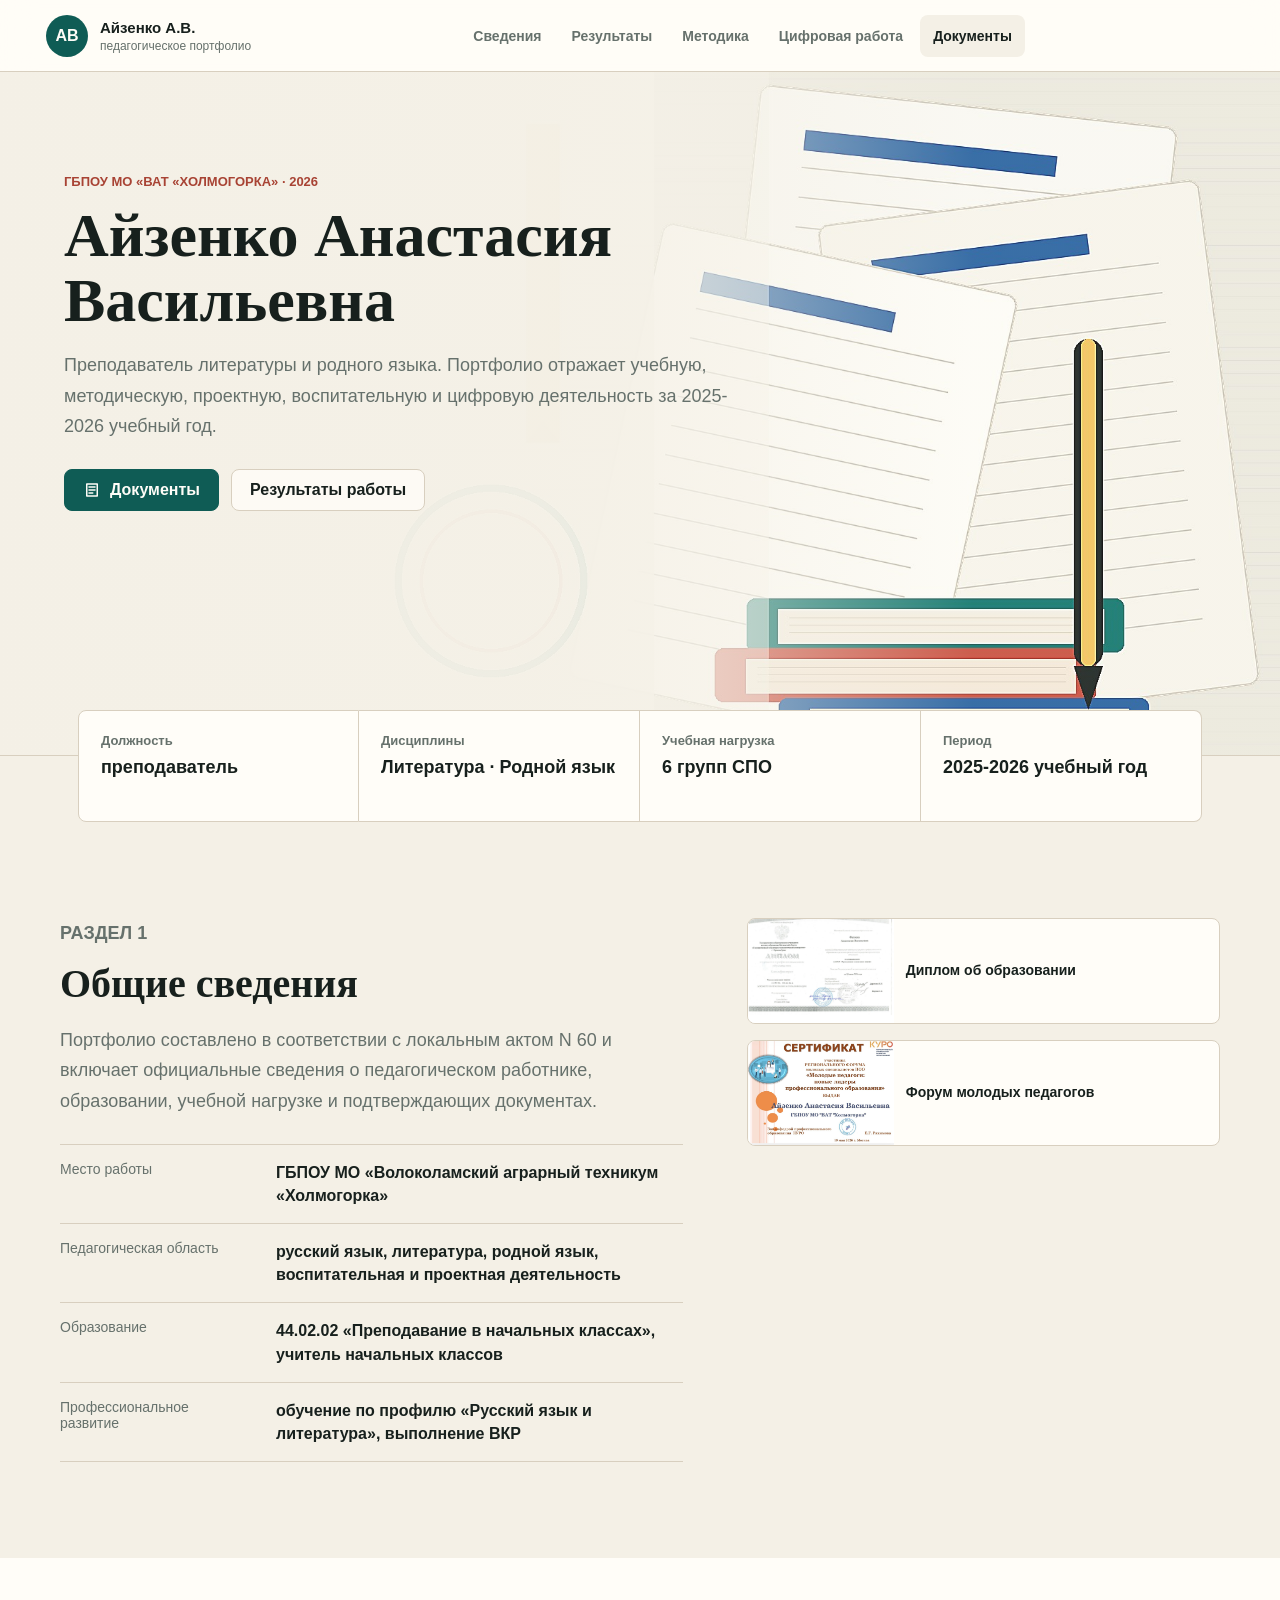
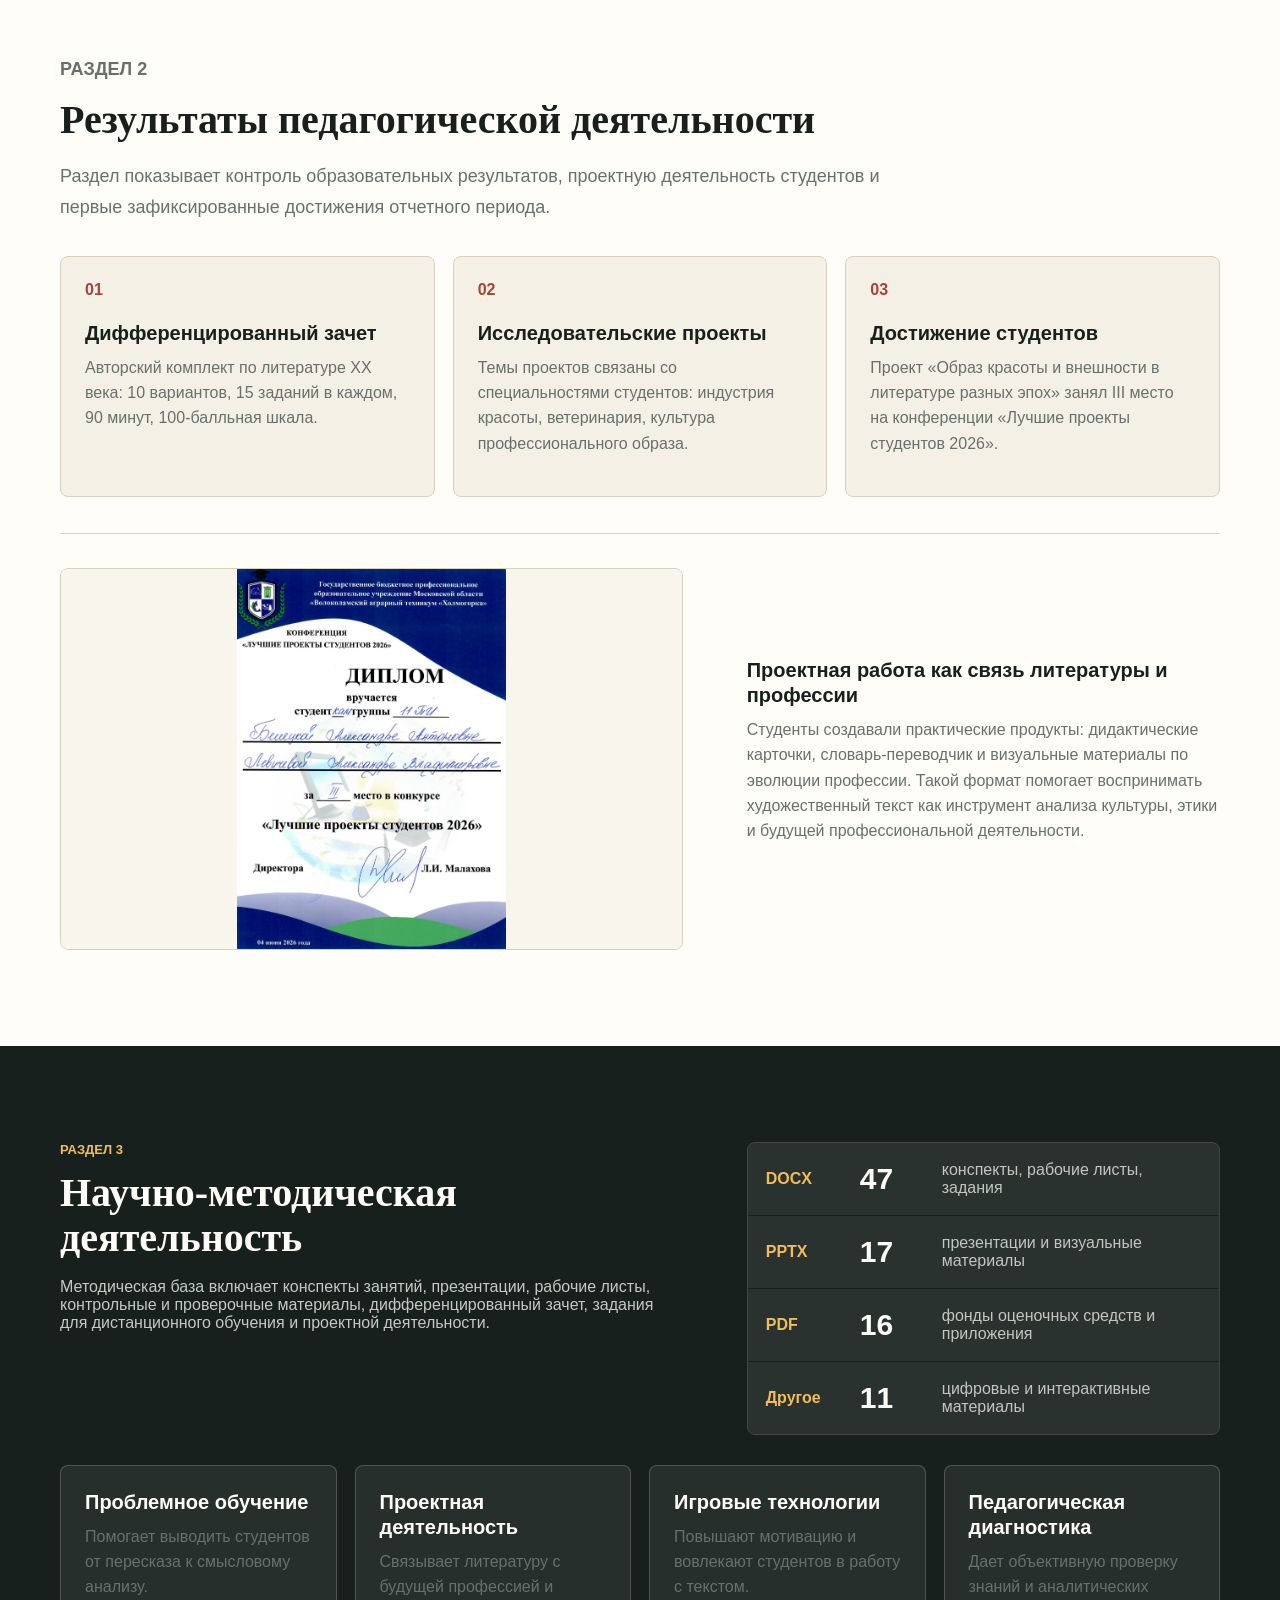
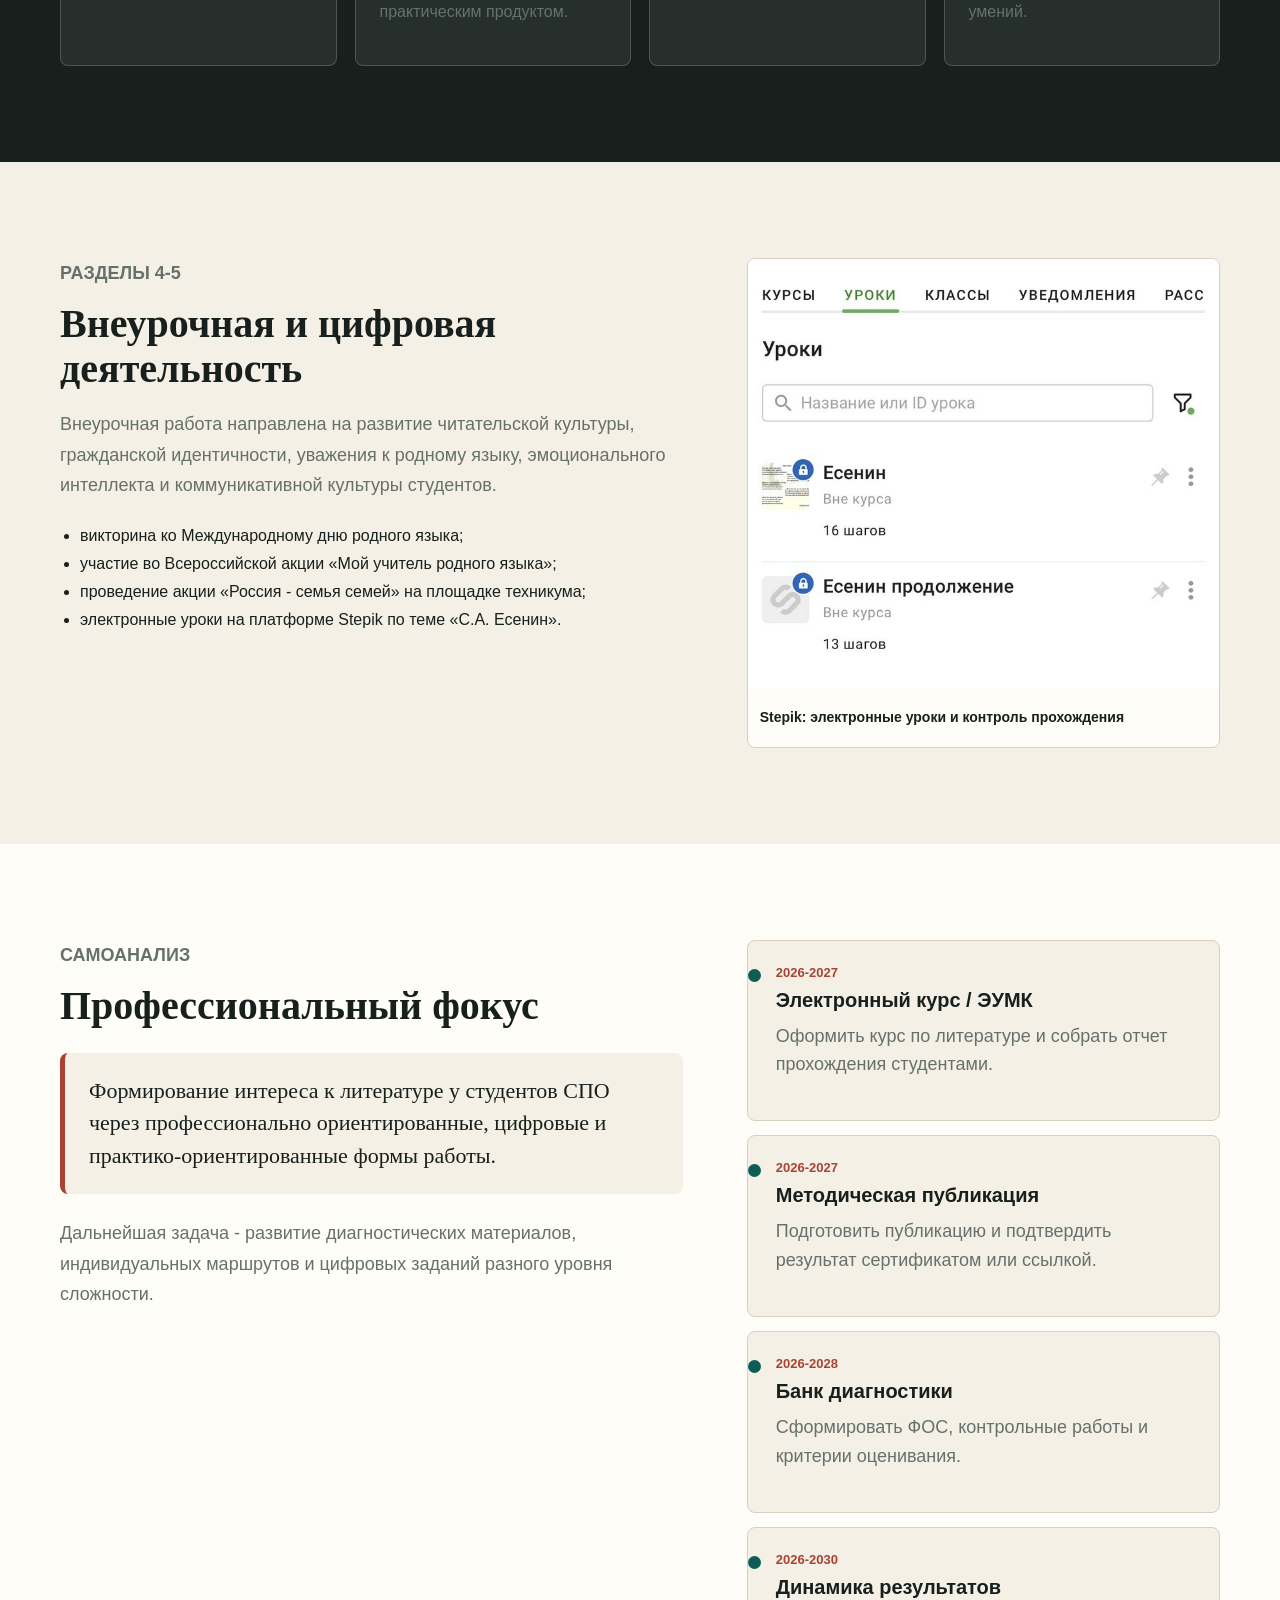
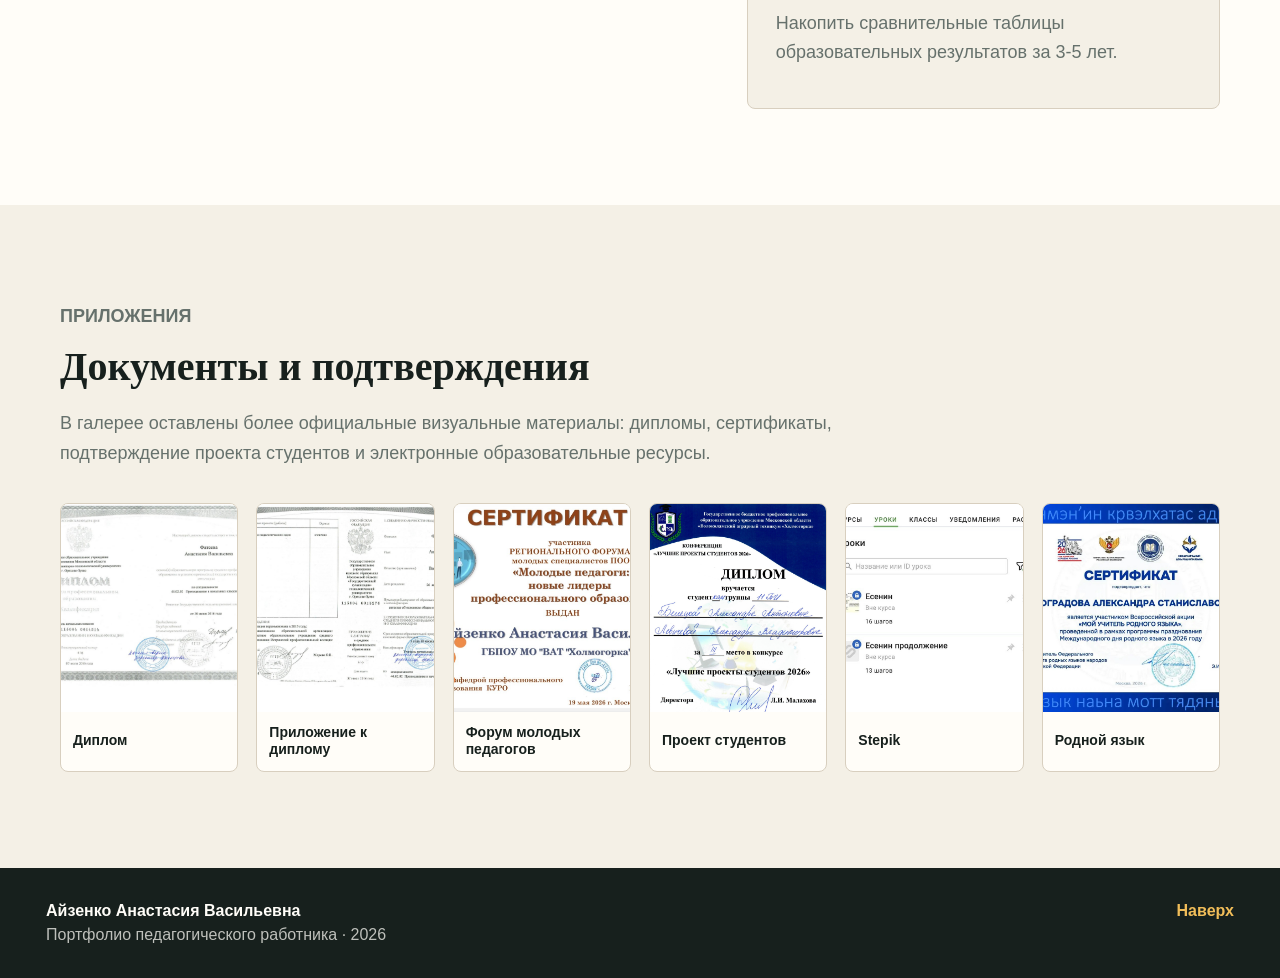
<file: index.html>
<!doctype html>
<html lang="ru">
  <head>
    <meta charset="utf-8">
    <meta name="viewport" content="width=device-width, initial-scale=1">
    <meta name="description" content="Портфолио педагогического работника Айзенко Анастасии Васильевны, преподавателя литературы и родного языка ГБПОУ МО ВАТ Холмогорка.">
    <title>Портфолио | Айзенко Анастасия Васильевна</title>
    <link rel="icon" href="assets/favicon.svg" type="image/svg+xml">
    <link rel="stylesheet" href="styles.css">
  </head>
  <body>
    <header class="site-header">
      <a class="brand" href="#top" aria-label="К началу страницы">
        <span class="brand-mark">АВ</span>
        <span>
          <strong>Айзенко А.В.</strong>
          <small>педагогическое портфолио</small>
        </span>
      </a>
      <nav class="main-nav" aria-label="Основная навигация">
        <a href="#about">Сведения</a>
        <a href="#results">Результаты</a>
        <a href="#methods">Методика</a>
        <a href="#digital">Цифровая работа</a>
        <a href="#evidence">Документы</a>
      </nav>
    </header>

    <main id="top">
      <section class="hero" aria-labelledby="heroTitle">
        <div class="hero-inner">
          <p class="eyebrow">ГБПОУ МО «ВАТ «Холмогорка» · 2026</p>
          <h1 id="heroTitle">Айзенко Анастасия Васильевна</h1>
          <p class="hero-lead">
            Преподаватель литературы и родного языка. Портфолио отражает учебную,
            методическую, проектную, воспитательную и цифровую деятельность за 2025-2026 учебный год.
          </p>
          <div class="hero-actions">
            <a class="primary-action" href="#evidence">
              <svg viewBox="0 0 24 24" aria-hidden="true">
                <path d="M5 4h14v16H5zM8 8h8M8 12h8M8 16h5"/>
              </svg>
              Документы
            </a>
            <a class="secondary-action" href="#results">Результаты работы</a>
          </div>
        </div>
      </section>

      <section class="summary-band" aria-label="Краткое содержание портфолио">
        <div class="summary-item">
          <span>Должность</span>
          <strong>преподаватель</strong>
        </div>
        <div class="summary-item">
          <span>Дисциплины</span>
          <strong>Литература · Родной язык</strong>
        </div>
        <div class="summary-item">
          <span>Учебная нагрузка</span>
          <strong>6 групп СПО</strong>
        </div>
        <div class="summary-item">
          <span>Период</span>
          <strong>2025-2026 учебный год</strong>
        </div>
      </section>

      <section id="about" class="section section-paper">
        <div class="section-inner about-layout">
          <div class="section-copy">
            <p class="section-kicker">Раздел 1</p>
            <h2>Общие сведения</h2>
            <p>
              Портфолио составлено в соответствии с локальным актом N 60 и включает
              официальные сведения о педагогическом работнике, образовании, учебной нагрузке
              и подтверждающих документах.
            </p>
            <div class="data-list">
              <div>
                <span>Место работы</span>
                <strong>ГБПОУ МО «Волоколамский аграрный техникум «Холмогорка»</strong>
              </div>
              <div>
                <span>Педагогическая область</span>
                <strong>русский язык, литература, родной язык, воспитательная и проектная деятельность</strong>
              </div>
              <div>
                <span>Образование</span>
                <strong>44.02.02 «Преподавание в начальных классах», учитель начальных классов</strong>
              </div>
              <div>
                <span>Профессиональное развитие</span>
                <strong>обучение по профилю «Русский язык и литература», выполнение ВКР</strong>
              </div>
            </div>
          </div>
          <aside class="document-stack" aria-label="Подтверждающие документы">
            <button class="doc-preview evidence-card" type="button" data-full="assets/education-diploma-main.jpg" data-title="Диплом о среднем профессиональном образовании">
              <img src="assets/education-diploma-main.jpg" alt="Диплом о среднем профессиональном образовании">
              <span>Диплом об образовании</span>
            </button>
            <button class="doc-preview evidence-card" type="button" data-full="assets/forum-certificate.jpg" data-title="Сертификат участника регионального форума">
              <img src="assets/forum-certificate.jpg" alt="Сертификат участника регионального форума молодых специалистов ПОО">
              <span>Форум молодых педагогов</span>
            </button>
          </aside>
        </div>
      </section>

      <section id="results" class="section section-white">
        <div class="section-inner">
          <div class="section-heading">
            <p class="section-kicker">Раздел 2</p>
            <h2>Результаты педагогической деятельности</h2>
            <p>
              Раздел показывает контроль образовательных результатов, проектную деятельность
              студентов и первые зафиксированные достижения отчетного периода.
            </p>
          </div>
          <div class="feature-grid">
            <article class="feature-card">
              <span class="feature-index">01</span>
              <h3>Дифференцированный зачет</h3>
              <p>
                Авторский комплект по литературе XX века: 10 вариантов, 15 заданий в каждом,
                90 минут, 100-балльная шкала.
              </p>
            </article>
            <article class="feature-card">
              <span class="feature-index">02</span>
              <h3>Исследовательские проекты</h3>
              <p>
                Темы проектов связаны со специальностями студентов: индустрия красоты,
                ветеринария, культура профессионального образа.
              </p>
            </article>
            <article class="feature-card">
              <span class="feature-index">03</span>
              <h3>Достижение студентов</h3>
              <p>
                Проект «Образ красоты и внешности в литературе разных эпох» занял III место
                на конференции «Лучшие проекты студентов 2026».
              </p>
            </article>
          </div>
          <div class="project-proof">
            <button class="proof-image evidence-card" type="button" data-full="assets/student-project-diploma.jpg" data-title="Диплом студентов за III место">
              <img src="assets/student-project-diploma.jpg" alt="Диплом студентов за III место на конференции Лучшие проекты студентов 2026">
            </button>
            <div>
              <h3>Проектная работа как связь литературы и профессии</h3>
              <p>
                Студенты создавали практические продукты: дидактические карточки,
                словарь-переводчик и визуальные материалы по эволюции профессии. Такой формат
                помогает воспринимать художественный текст как инструмент анализа культуры,
                этики и будущей профессиональной деятельности.
              </p>
            </div>
          </div>
        </div>
      </section>

      <section id="methods" class="section section-ink">
        <div class="section-inner methods-layout">
          <div>
            <p class="section-kicker">Раздел 3</p>
            <h2>Научно-методическая деятельность</h2>
            <p>
              Методическая база включает конспекты занятий, презентации, рабочие листы,
              контрольные и проверочные материалы, дифференцированный зачет, задания для
              дистанционного обучения и проектной деятельности.
            </p>
          </div>
          <div class="materials-table" aria-label="Методическая база по форматам">
            <div><span>DOCX</span><strong>47</strong><em>конспекты, рабочие листы, задания</em></div>
            <div><span>PPTX</span><strong>17</strong><em>презентации и визуальные материалы</em></div>
            <div><span>PDF</span><strong>16</strong><em>фонды оценочных средств и приложения</em></div>
            <div><span>Другое</span><strong>11</strong><em>цифровые и интерактивные материалы</em></div>
          </div>
        </div>
        <div class="section-inner method-notes">
          <article>
            <h3>Проблемное обучение</h3>
            <p>Помогает выводить студентов от пересказа к смысловому анализу.</p>
          </article>
          <article>
            <h3>Проектная деятельность</h3>
            <p>Связывает литературу с будущей профессией и практическим продуктом.</p>
          </article>
          <article>
            <h3>Игровые технологии</h3>
            <p>Повышают мотивацию и вовлекают студентов в работу с текстом.</p>
          </article>
          <article>
            <h3>Педагогическая диагностика</h3>
            <p>Дает объективную проверку знаний и аналитических умений.</p>
          </article>
        </div>
      </section>

      <section id="digital" class="section section-paper">
        <div class="section-inner digital-layout">
          <div class="section-copy">
            <p class="section-kicker">Разделы 4-5</p>
            <h2>Внеурочная и цифровая деятельность</h2>
            <p>
              Внеурочная работа направлена на развитие читательской культуры, гражданской
              идентичности, уважения к родному языку, эмоционального интеллекта и коммуникативной
              культуры студентов.
            </p>
            <ul class="clean-list">
              <li>викторина ко Международному дню родного языка;</li>
              <li>участие во Всероссийской акции «Мой учитель родного языка»;</li>
              <li>проведение акции «Россия - семья семей» на площадке техникума;</li>
              <li>электронные уроки на платформе Stepik по теме «С.А. Есенин».</li>
            </ul>
          </div>
          <button class="stepik-proof evidence-card" type="button" data-full="assets/stepik-lessons.jpg" data-title="Электронные уроки на Stepik">
            <img src="assets/stepik-lessons.jpg" alt="Скриншот электронных уроков на платформе Stepik">
            <span>Stepik: электронные уроки и контроль прохождения</span>
          </button>
        </div>
      </section>

      <section id="route" class="section section-white">
        <div class="section-inner route-layout">
          <div>
            <p class="section-kicker">Самоанализ</p>
            <h2>Профессиональный фокус</h2>
            <blockquote>
              Формирование интереса к литературе у студентов СПО через профессионально
              ориентированные, цифровые и практико-ориентированные формы работы.
            </blockquote>
            <p>
              Дальнейшая задача - развитие диагностических материалов, индивидуальных маршрутов
              и цифровых заданий разного уровня сложности.
            </p>
          </div>
          <div class="timeline">
            <article>
              <time>2026-2027</time>
              <h3>Электронный курс / ЭУМК</h3>
              <p>Оформить курс по литературе и собрать отчет прохождения студентами.</p>
            </article>
            <article>
              <time>2026-2027</time>
              <h3>Методическая публикация</h3>
              <p>Подготовить публикацию и подтвердить результат сертификатом или ссылкой.</p>
            </article>
            <article>
              <time>2026-2028</time>
              <h3>Банк диагностики</h3>
              <p>Сформировать ФОС, контрольные работы и критерии оценивания.</p>
            </article>
            <article>
              <time>2026-2030</time>
              <h3>Динамика результатов</h3>
              <p>Накопить сравнительные таблицы образовательных результатов за 3-5 лет.</p>
            </article>
          </div>
        </div>
      </section>

      <section id="evidence" class="section section-paper">
        <div class="section-inner">
          <div class="section-heading">
            <p class="section-kicker">Приложения</p>
            <h2>Документы и подтверждения</h2>
            <p>
              В галерее оставлены более официальные визуальные материалы: дипломы, сертификаты,
              подтверждение проекта студентов и электронные образовательные ресурсы.
            </p>
          </div>
          <div class="evidence-grid">
            <button class="evidence-card" type="button" data-full="assets/education-diploma-main.jpg" data-title="Диплом о среднем профессиональном образовании">
              <img src="assets/education-diploma-main.jpg" alt="Диплом о среднем профессиональном образовании">
              <span>Диплом</span>
            </button>
            <button class="evidence-card" type="button" data-full="assets/education-diploma-info.jpg" data-title="Приложение к диплому">
              <img src="assets/education-diploma-info.jpg" alt="Приложение к диплому">
              <span>Приложение к диплому</span>
            </button>
            <button class="evidence-card" type="button" data-full="assets/forum-certificate.jpg" data-title="Сертификат участника регионального форума">
              <img src="assets/forum-certificate.jpg" alt="Сертификат участника регионального форума">
              <span>Форум молодых педагогов</span>
            </button>
            <button class="evidence-card" type="button" data-full="assets/student-project-diploma.jpg" data-title="Диплом студентов за III место">
              <img src="assets/student-project-diploma.jpg" alt="Диплом студентов за III место">
              <span>Проект студентов</span>
            </button>
            <button class="evidence-card" type="button" data-full="assets/stepik-lessons.jpg" data-title="Электронные уроки на Stepik">
              <img src="assets/stepik-lessons.jpg" alt="Электронные уроки на Stepik">
              <span>Stepik</span>
            </button>
            <button class="evidence-card" type="button" data-full="assets/teacher-language-certificate.jpg" data-title="Сертификат акции Мой учитель родного языка">
              <img src="assets/teacher-language-certificate.jpg" alt="Сертификат акции Мой учитель родного языка">
              <span>Родной язык</span>
            </button>
          </div>
        </div>
      </section>
    </main>

    <footer class="site-footer">
      <div>
        <strong>Айзенко Анастасия Васильевна</strong>
        <span>Портфолио педагогического работника · 2026</span>
      </div>
      <a href="#top">Наверх</a>
    </footer>

    <div class="lightbox" id="lightbox" aria-hidden="true" role="dialog" aria-modal="true" aria-labelledby="lightboxTitle">
      <button class="lightbox-close" type="button" aria-label="Закрыть">×</button>
      <figure>
        <img alt="" id="lightboxImage">
        <figcaption id="lightboxTitle"></figcaption>
      </figure>
    </div>

    <script src="script.js"></script>
  </body>
</html>
</file>
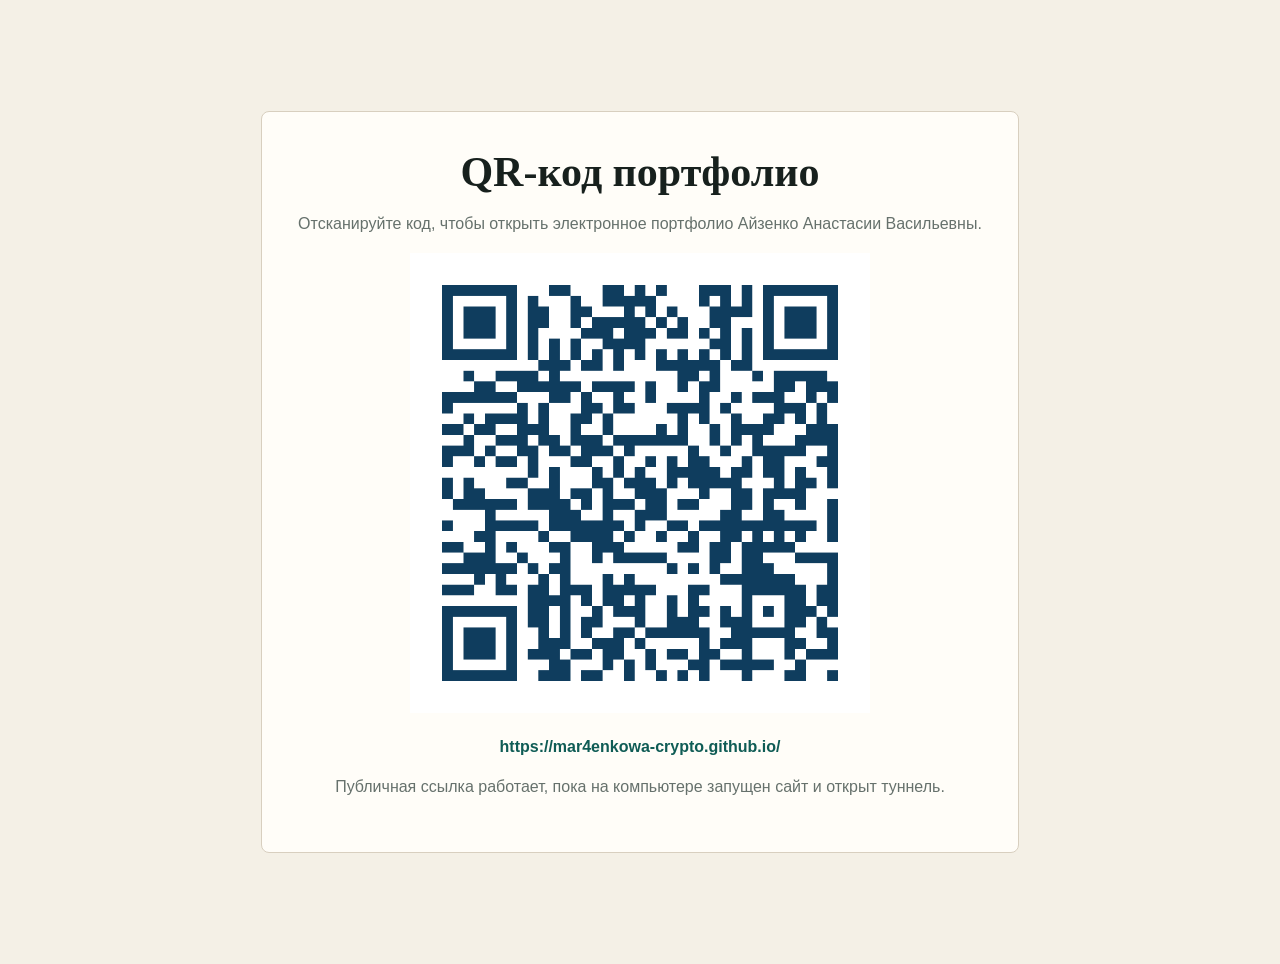
<file: qr.html>
<!doctype html>
<html lang="ru">
<head>
  <meta charset="utf-8">
  <meta name="viewport" content="width=device-width, initial-scale=1">
  <title>QR-код портфолио</title>
  <style>
    body { margin: 0; font-family: Arial, sans-serif; background: #f4f0e6; color: #17201d; }
    main { min-height: 100vh; display: grid; place-items: center; padding: 32px; }
    section { max-width: 720px; text-align: center; background: #fffdf8; border: 1px solid #d8cfbf; border-radius: 8px; padding: 36px; }
    h1 { margin: 0 0 12px; font-family: Georgia, serif; font-size: 42px; }
    p { color: #66716c; line-height: 1.55; }
    img { width: min(460px, 88vw); height: auto; }
    .url { margin-top: 18px; color: #0f5c55; font-weight: 700; word-break: break-all; }
    @media print { body { background: white; } section { border: 0; } }
  </style>
</head>
<body>
  <main>
    <section>
      <h1>QR-код портфолио</h1>
      <p>Отсканируйте код, чтобы открыть электронное портфолио Айзенко Анастасии Васильевны.</p>
      <img src="assets/portfolio-qr-public.png" alt="QR-код для открытия портфолио">
      <p class="url">https://mar4enkowa-crypto.github.io/</p>
      <p>Публичная ссылка работает, пока на компьютере запущен сайт и открыт туннель.</p>
    </section>
  </main>
</body>
</html>
</file>
<file: styles.css>
:root {
  --paper: #f4f0e6;
  --paper-deep: #e8dfcf;
  --white: #fffdf8;
  --ink: #17201d;
  --muted: #66716c;
  --line: #d8cfbf;
  --pine: #0f5c55;
  --blue: #235d93;
  --brick: #a84334;
  --ochre: #c9922c;
  --shadow: 0 22px 48px rgba(40, 34, 24, 0.13);
  --radius: 8px;
  --max: 1160px;
}

* {
  box-sizing: border-box;
}

html {
  scroll-behavior: smooth;
}

body {
  margin: 0;
  color: var(--ink);
  background: var(--paper);
  font-family: Arial, "Segoe UI", sans-serif;
  letter-spacing: 0;
}

img {
  display: block;
  max-width: 100%;
}

a {
  color: inherit;
  text-decoration: none;
}

button {
  font: inherit;
}

.site-header {
  position: sticky;
  top: 0;
  z-index: 20;
  display: grid;
  grid-template-columns: auto 1fr auto;
  gap: 22px;
  align-items: center;
  min-height: 72px;
  padding: 12px clamp(18px, 4vw, 46px);
  background: rgba(255, 253, 248, 0.94);
  border-bottom: 1px solid var(--line);
  backdrop-filter: blur(16px);
}

.brand {
  display: inline-flex;
  align-items: center;
  gap: 12px;
  min-width: 190px;
}

.brand-mark {
  display: grid;
  width: 42px;
  height: 42px;
  place-items: center;
  color: var(--white);
  background: var(--pine);
  border-radius: 50%;
  font-weight: 800;
}

.brand strong,
.brand small {
  display: block;
}

.brand strong {
  font-size: 15px;
}

.brand small {
  margin-top: 3px;
  color: var(--muted);
  font-size: 12px;
}

.main-nav {
  display: flex;
  justify-content: center;
  gap: 4px;
}

.main-nav a,
.primary-action,
.secondary-action {
  display: inline-flex;
  align-items: center;
  justify-content: center;
  min-height: 42px;
  border-radius: var(--radius);
  font-weight: 700;
}

.main-nav a {
  padding: 0 13px;
  color: var(--muted);
  font-size: 14px;
}

.main-nav a:hover,
.main-nav a.is-active {
  color: var(--ink);
  background: var(--paper);
}

.primary-action svg {
  width: 18px;
  height: 18px;
  fill: none;
  stroke: currentColor;
  stroke-width: 2;
  stroke-linecap: round;
  stroke-linejoin: round;
}

.hero {
  min-height: 76svh;
  padding: clamp(64px, 8vw, 104px) clamp(18px, 5vw, 70px);
  background:
    linear-gradient(90deg, rgba(244, 240, 230, 0.98) 0%, rgba(244, 240, 230, 0.86) 42%, rgba(244, 240, 230, 0.1) 76%),
    url("assets/hero-literature.jpg") center / cover no-repeat;
  border-bottom: 1px solid var(--line);
}

.hero-inner {
  max-width: var(--max);
  margin: 0 auto;
}

.eyebrow,
.section-kicker {
  margin: 0 0 14px;
  color: var(--brick);
  font-size: 13px;
  font-weight: 800;
  text-transform: uppercase;
}

h1,
h2,
h3,
p {
  margin-top: 0;
}

h1,
h2 {
  font-family: Georgia, "Times New Roman", serif;
}

h1 {
  max-width: 720px;
  margin-bottom: 18px;
  font-size: 62px;
  line-height: 1.04;
}

h2 {
  margin-bottom: 18px;
  font-size: 40px;
  line-height: 1.12;
}

h3 {
  margin-bottom: 9px;
  font-size: 20px;
  line-height: 1.25;
}

.hero-lead,
.section-heading p,
.section-copy p,
.route-layout p {
  color: var(--muted);
  font-size: 18px;
  line-height: 1.68;
}

.hero-lead {
  max-width: 680px;
  margin-bottom: 28px;
}

.hero-actions {
  display: flex;
  flex-wrap: wrap;
  gap: 12px;
}

.primary-action,
.secondary-action {
  gap: 9px;
  padding: 0 18px;
  border: 1px solid var(--line);
}

.primary-action {
  color: var(--white);
  background: var(--pine);
  border-color: var(--pine);
}

.secondary-action {
  color: var(--ink);
  background: rgba(255, 253, 248, 0.82);
}

.summary-band {
  display: grid;
  grid-template-columns: repeat(4, minmax(0, 1fr));
  max-width: var(--max);
  margin: -46px auto 0;
  padding: 0 clamp(18px, 4vw, 0px);
  position: relative;
  z-index: 2;
}

.summary-item {
  min-height: 112px;
  padding: 22px;
  background: var(--white);
  border: 1px solid var(--line);
}

.summary-item + .summary-item {
  border-left: 0;
}

.summary-item:first-child {
  border-radius: var(--radius) 0 0 var(--radius);
}

.summary-item:last-child {
  border-radius: 0 var(--radius) var(--radius) 0;
}

.summary-item span {
  display: block;
  margin-bottom: 8px;
  color: var(--muted);
  font-size: 13px;
  font-weight: 700;
}

.summary-item strong {
  font-size: 18px;
  line-height: 1.32;
}

.section {
  padding: clamp(60px, 8vw, 96px) clamp(18px, 4vw, 46px);
}

.section-inner {
  max-width: var(--max);
  margin: 0 auto;
}

.section-paper {
  background: var(--paper);
}

.section-white {
  background: var(--white);
}

.section-ink {
  color: var(--white);
  background: var(--ink);
}

.section-ink .section-kicker {
  color: #f1bd59;
}

.section-ink p {
  color: rgba(255, 253, 248, 0.76);
}

.section-heading {
  max-width: 820px;
  margin-bottom: 34px;
}

.about-layout,
.digital-layout,
.route-layout,
.methods-layout,
.project-proof {
  display: grid;
  grid-template-columns: minmax(0, 1fr) minmax(330px, 0.76fr);
  gap: clamp(28px, 5vw, 68px);
  align-items: start;
}

.data-list {
  margin-top: 28px;
  border-top: 1px solid var(--line);
}

.data-list div {
  display: grid;
  grid-template-columns: 190px 1fr;
  gap: 26px;
  padding: 16px 0;
  border-bottom: 1px solid var(--line);
}

.data-list span {
  color: var(--muted);
  font-size: 14px;
}

.data-list strong {
  line-height: 1.45;
}

.document-stack {
  display: grid;
  gap: 16px;
}

.doc-preview {
  grid-template-columns: 146px 1fr;
  align-items: center;
  text-align: left;
}

.doc-preview img {
  width: 146px;
  height: 104px;
  object-fit: cover;
  object-position: center;
}

.doc-preview span {
  min-height: 0;
  padding: 16px;
}

.feature-grid,
.method-notes,
.evidence-grid {
  display: grid;
  grid-template-columns: repeat(3, minmax(0, 1fr));
  gap: 18px;
}

.feature-card,
.method-notes article,
.timeline article {
  padding: 24px;
  background: var(--paper);
  border: 1px solid var(--line);
  border-radius: var(--radius);
}

.feature-index {
  display: inline-block;
  margin-bottom: 22px;
  color: var(--brick);
  font-weight: 800;
}

.feature-card p,
.project-proof p,
.method-notes p,
.timeline p {
  color: var(--muted);
  line-height: 1.58;
}

.project-proof {
  align-items: center;
  margin-top: 36px;
  padding-top: 34px;
  border-top: 1px solid var(--line);
}

.proof-image {
  padding: 0;
}

.proof-image img {
  width: 100%;
  max-height: 380px;
  object-fit: contain;
  background: #f8f5ec;
}

.materials-table {
  display: grid;
  gap: 1px;
  overflow: hidden;
  border: 1px solid rgba(255, 253, 248, 0.18);
  border-radius: var(--radius);
}

.materials-table div {
  display: grid;
  grid-template-columns: 78px 66px 1fr;
  gap: 16px;
  align-items: center;
  padding: 18px;
  background: rgba(255, 253, 248, 0.08);
}

.materials-table span {
  color: #f1bd59;
  font-weight: 800;
}

.materials-table strong {
  font-size: 30px;
}

.materials-table em {
  color: rgba(255, 253, 248, 0.72);
  font-style: normal;
}

.method-notes {
  grid-template-columns: repeat(4, minmax(0, 1fr));
  margin-top: 30px;
}

.method-notes article {
  background: rgba(255, 253, 248, 0.07);
  border-color: rgba(255, 253, 248, 0.18);
}

.method-notes h3 {
  color: var(--white);
}

.clean-list {
  margin: 22px 0 0;
  padding-left: 20px;
  color: var(--ink);
  line-height: 1.75;
}

.stepik-proof {
  align-self: start;
  padding: 0;
  text-align: left;
}

.stepik-proof img {
  width: 100%;
  max-height: 430px;
  object-fit: cover;
  object-position: top center;
}

blockquote {
  margin: 24px 0;
  padding: 22px 24px;
  background: var(--paper);
  border-left: 5px solid var(--brick);
  border-radius: var(--radius);
  font-family: Georgia, "Times New Roman", serif;
  font-size: 22px;
  line-height: 1.48;
}

.timeline {
  display: grid;
  gap: 14px;
}

.timeline article {
  position: relative;
  padding-left: 28px;
}

.timeline article::before {
  content: "";
  position: absolute;
  top: 28px;
  left: 0;
  width: 13px;
  height: 13px;
  background: var(--pine);
  border-radius: 50%;
}

.timeline time {
  display: block;
  margin-bottom: 8px;
  color: var(--brick);
  font-size: 13px;
  font-weight: 800;
}

.evidence-grid {
  grid-template-columns: repeat(6, minmax(0, 1fr));
}

.evidence-card {
  display: grid;
  min-width: 0;
  padding: 0;
  cursor: pointer;
  overflow: hidden;
  color: var(--ink);
  background: var(--white);
  border: 1px solid var(--line);
  border-radius: var(--radius);
  text-align: left;
  transition: transform 160ms ease, box-shadow 160ms ease;
}

.evidence-card:hover,
.evidence-card:focus-visible {
  transform: translateY(-2px);
  box-shadow: var(--shadow);
  outline: none;
}

.evidence-grid .evidence-card img {
  width: 100%;
  aspect-ratio: 1 / 1.18;
  object-fit: cover;
  object-position: top center;
  background: #f8f5ec;
}

.evidence-card span {
  display: flex;
  align-items: center;
  min-height: 58px;
  padding: 12px;
  font-size: 14px;
  font-weight: 800;
  line-height: 1.25;
}

.site-footer {
  display: flex;
  justify-content: space-between;
  gap: 24px;
  padding: 34px clamp(18px, 4vw, 46px);
  color: var(--white);
  background: var(--ink);
}

.site-footer div {
  display: grid;
  gap: 6px;
}

.site-footer span {
  color: rgba(255, 253, 248, 0.72);
}

.site-footer a {
  color: #f1bd59;
  font-weight: 800;
}

.lightbox {
  position: fixed;
  inset: 0;
  z-index: 50;
  display: grid;
  place-items: center;
  padding: 24px;
  pointer-events: none;
  opacity: 0;
  background: rgba(13, 17, 16, 0.86);
  transition: opacity 160ms ease;
}

.lightbox[aria-hidden="false"] {
  pointer-events: auto;
  opacity: 1;
}

.lightbox figure {
  width: min(1040px, 94vw);
  max-height: 88vh;
  margin: 0;
}

.lightbox img {
  width: 100%;
  max-height: calc(88vh - 58px);
  object-fit: contain;
  background: var(--white);
  border-radius: var(--radius);
}

.lightbox figcaption {
  margin-top: 12px;
  color: var(--white);
  font-weight: 800;
  text-align: center;
}

.lightbox-close {
  position: fixed;
  top: 18px;
  right: 18px;
  display: grid;
  width: 44px;
  height: 44px;
  place-items: center;
  cursor: pointer;
  color: var(--white);
  background: rgba(255, 255, 255, 0.12);
  border: 1px solid rgba(255, 255, 255, 0.26);
  border-radius: 50%;
  font-size: 32px;
  line-height: 1;
}

body.has-lightbox {
  overflow: hidden;
}

@media (max-width: 1040px) {
  .site-header {
    grid-template-columns: 1fr auto;
  }

  .main-nav {
    grid-column: 1 / -1;
    justify-content: flex-start;
    overflow-x: auto;
    padding-bottom: 3px;
  }

  .summary-band,
  .feature-grid,
  .method-notes {
    grid-template-columns: repeat(2, minmax(0, 1fr));
  }

  .about-layout,
  .digital-layout,
  .route-layout,
  .methods-layout,
  .project-proof {
    grid-template-columns: 1fr;
  }

  .evidence-grid {
    grid-template-columns: repeat(3, minmax(0, 1fr));
  }
}

@media (max-width: 680px) {
  .site-header {
    grid-template-columns: 1fr auto;
    gap: 12px;
    min-height: 66px;
    position: static;
  }

  .brand {
    min-width: 0;
  }

  .brand small {
    display: none;
  }

  .main-nav {
    display: none;
  }

  .hero {
    min-height: 72svh;
    padding-top: 52px;
    background:
      linear-gradient(180deg, rgba(244, 240, 230, 0.98) 0%, rgba(244, 240, 230, 0.92) 58%, rgba(244, 240, 230, 0.55) 100%),
      url("assets/hero-literature.jpg") center bottom / cover no-repeat;
  }

  h1 {
    font-size: 42px;
  }

  h2 {
    font-size: 31px;
  }

  .hero-lead,
  .section-heading p,
  .section-copy p,
  .route-layout p {
    font-size: 16px;
  }

  .summary-band,
  .feature-grid,
  .method-notes,
  .evidence-grid {
    grid-template-columns: 1fr;
  }

  .summary-band {
    margin-top: 0;
    padding: 0;
  }

  .summary-item,
  .summary-item:first-child,
  .summary-item:last-child {
    border-radius: 0;
  }

  .summary-item + .summary-item {
    border-left: 1px solid var(--line);
    border-top: 0;
  }

  .data-list div,
  .materials-table div,
  .doc-preview {
    grid-template-columns: 1fr;
  }

  .doc-preview img {
    width: 100%;
    height: 180px;
  }

  .project-proof {
    margin-top: 24px;
  }

  blockquote {
    font-size: 19px;
  }

  .site-footer {
    display: grid;
  }
}

@media (prefers-reduced-motion: reduce) {
  html {
    scroll-behavior: auto;
  }

  *,
  *::before,
  *::after {
    transition-duration: 0.001ms !important;
    animation-duration: 0.001ms !important;
  }
}
</file>
